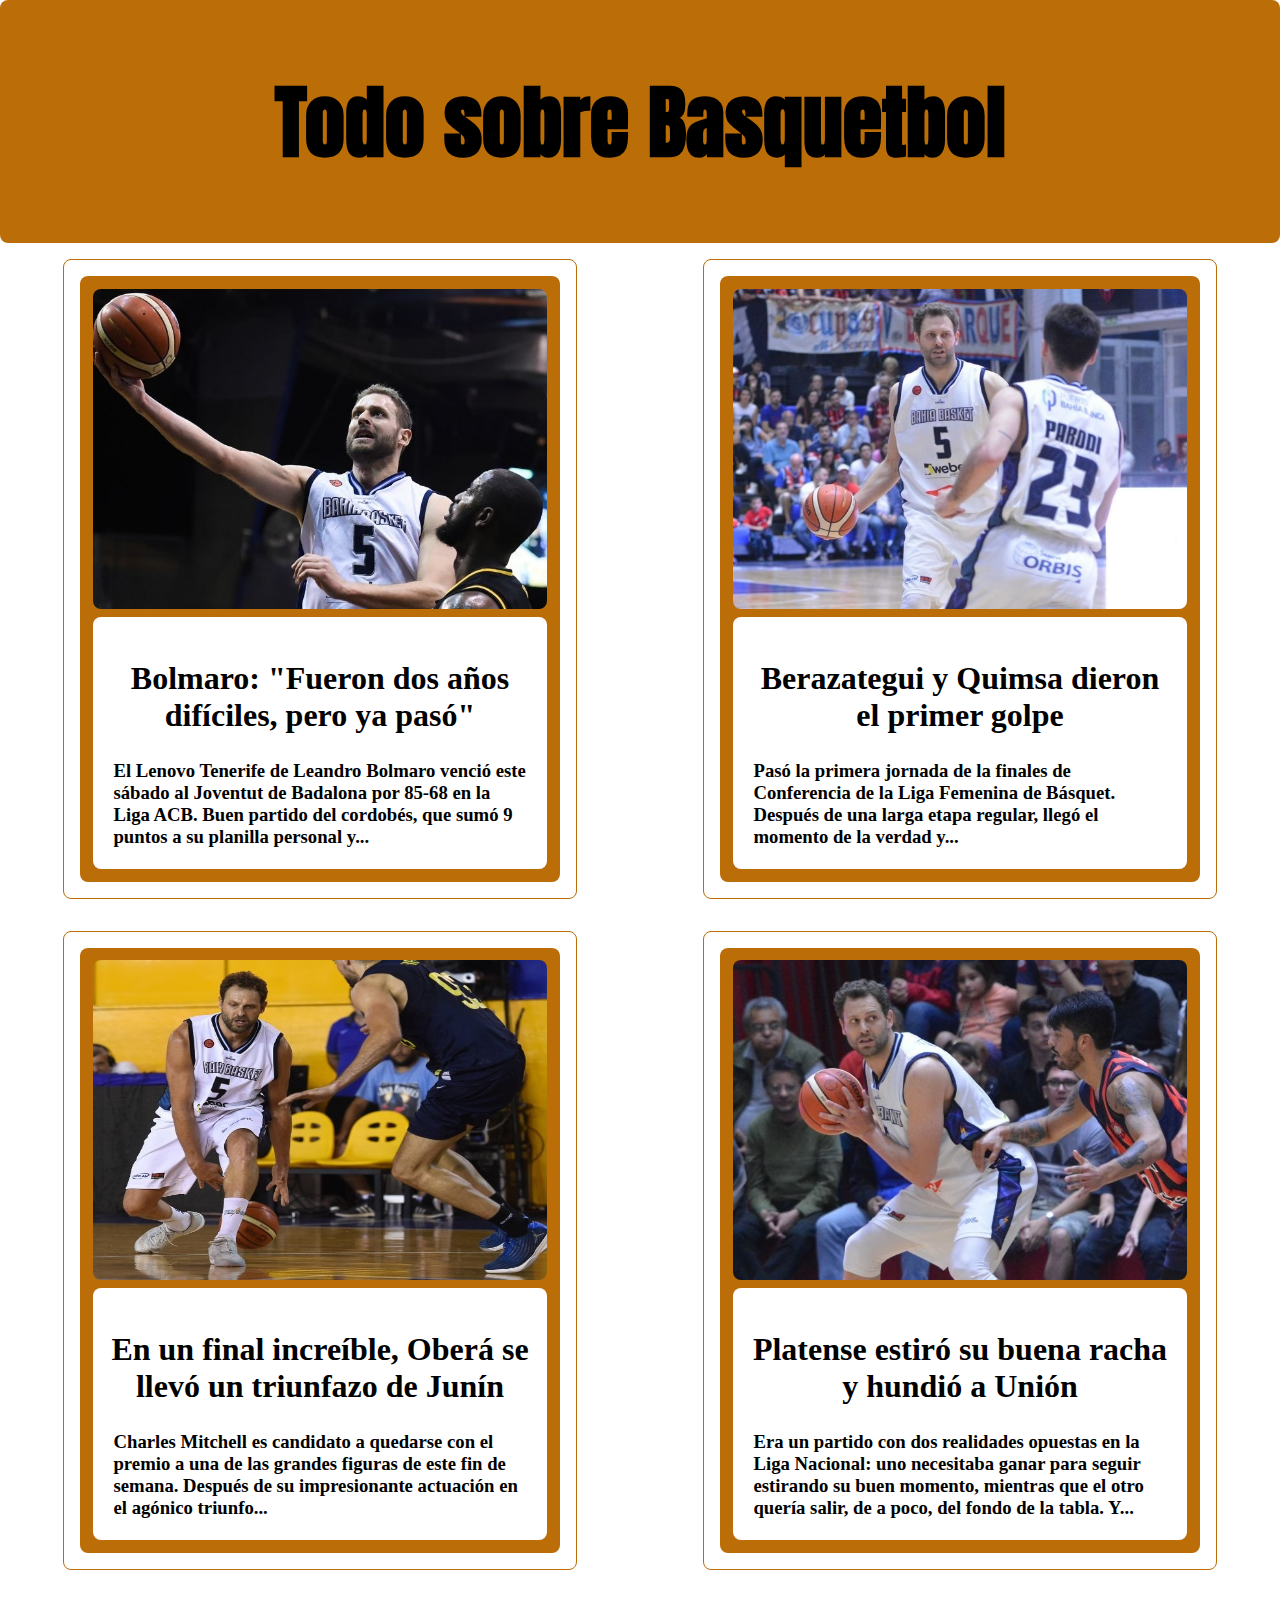
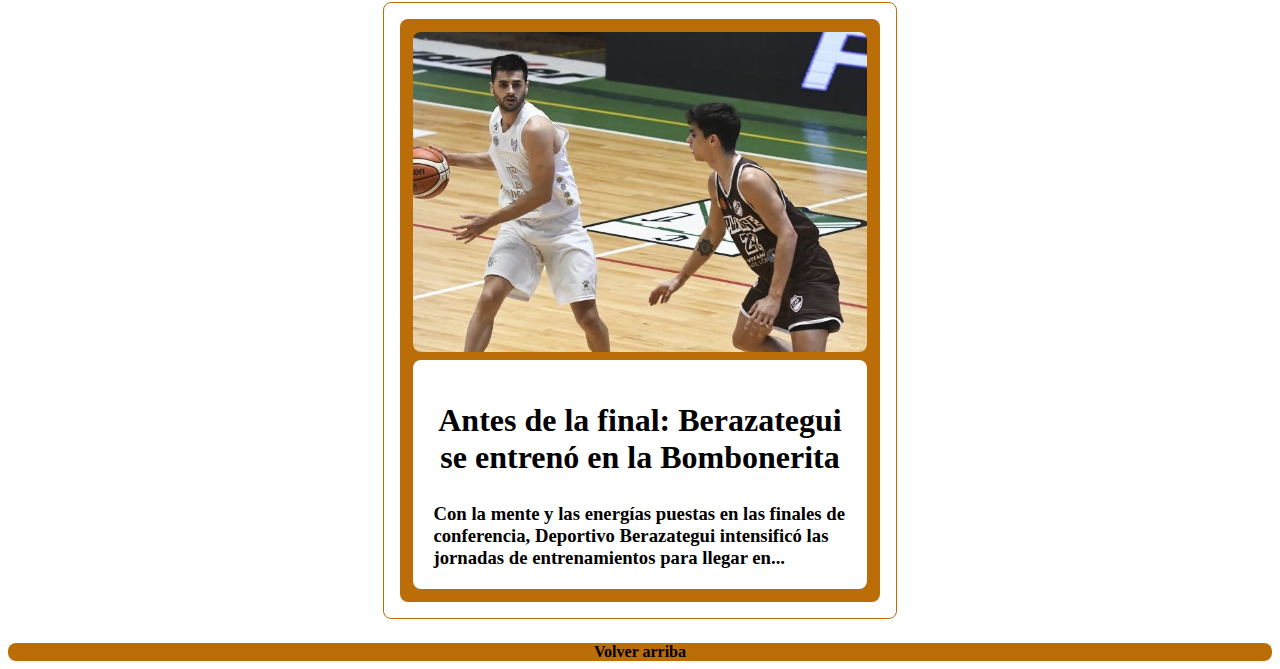
<file: index.html>
<!DOCTYPE html>
<html lang="en">
<head>
    <meta charset="UTF-8">
    <meta http-equiv="X-UA-Compatible" content="IE=edge">
    <meta name="viewport" content="width=device-width, initial-scale=1.0">
    <link rel="stylesheet" href=css\estilosBlogBasquet.css>
    <link rel="preconnect" href="https://fonts.googleapis.com">
    <link rel="preconnect" href="https://fonts.gstatic.com" crossorigin>
    <link href="https://fonts.googleapis.com/css2?family=Anton&display=swap" rel="stylesheet">
    <title>Todo sobre Basquetbol</title>
    
</head>
<body class="cuerpo">
    <div class="banner">
        <h1>Todo sobre Basquetbol</h1>
    </div>
    <div class="blog">
        <div class="tarjeta">
            <a href="noticia1.html" target ="_blank">
                <div class="marcoTarjeta">
                    <div class="imagen">
                        <img src=imagenes\Imagen1.jpg alt="imagen1">
                    </div>
                    <div class="textoTarjeta">
                        <h2 class="art">Bolmaro: "Fueron dos años difíciles, pero ya pasó"</h2>
                        <h3>El Lenovo Tenerife de Leandro Bolmaro venció este sábado al Joventut de Badalona por 85-68 en la Liga ACB. Buen partido del cordobés, que sumó 9 puntos a su planilla personal y...</h3>
                    </div>
                </div>
            </a>
        </div>
        <div class="tarjeta">
            <a href="noticia2.html" target ="_blank">
                <div class="marcoTarjeta">
                    <div class="imagen">
                        <img src=imagenes\imagen2.jpg alt="imagen2">
                    </div>
                    <div class="textoTarjeta">
                        <h2 class="art">Berazategui y Quimsa dieron el primer golpe</h2>
                        <h3>Pasó la primera jornada de la finales de Conferencia de la Liga Femenina de Básquet. Después de una larga etapa regular, llegó el momento de la verdad y...</h3>
                    </div>
                </div>
            </a>
        </div> 
        <div class="tarjeta">
            <a href="noticia3.html" target ="_blank">
                <div class="marcoTarjeta">
                    <div class="imagen">
                        <img src=imagenes\imagen3.jpg alt="imagen3">
                    </div>
                    <div class="textoTarjeta">
                        <h2 class="art">En un final increíble, Oberá se llevó un triunfazo de Junín</h2>
                        <h3>Charles Mitchell es candidato a quedarse con el premio a una de las grandes figuras de este fin de semana. Después de su impresionante actuación en el agónico triunfo...</h3>
                    </div>
                </div>
            </a>
        </div> 
        <div class="tarjeta">
            <a href="noticia4.html" target ="_blank">
                <div class="marcoTarjeta">
                    <div class="imagen">
                        <img src=imagenes\imagen4.jpg alt="imagen4">
                    </div>
                    <div class="textoTarjeta">
                        <h2 class="art">Platense estiró su buena racha y hundió a Unión</h2>
                        <h3>Era un partido con dos realidades opuestas en la Liga Nacional: uno necesitaba ganar para seguir estirando su buen momento, mientras que el otro quería salir, de a poco, del fondo de la tabla. Y...</h3>
                    </div>
                </div>
            </a>
        </div> 
        <div class="tarjeta">
            <a href="noticia5.html" target ="_blank">
                <div class="marcoTarjeta">
                    <div class="imagen">
                        <img src=imagenes\imagen5.jpg alt="imagen5">
                    </div>
                    <div class="textoTarjeta">
                        <h2 class="art">Antes de la final: Berazategui se entrenó en la Bombonerita</h2>
                        <h3>Con la mente y las energías puestas en las finales de conferencia, Deportivo Berazategui intensificó las jornadas de entrenamientos para llegar en...</h3>
                    </div>
                </div>
            </a>
        </div> 
    </div>    
    <div class="volver">
        <h4><a href="#">Volver arriba</a></h4>
    </div>    
</body>
</html>
</file>
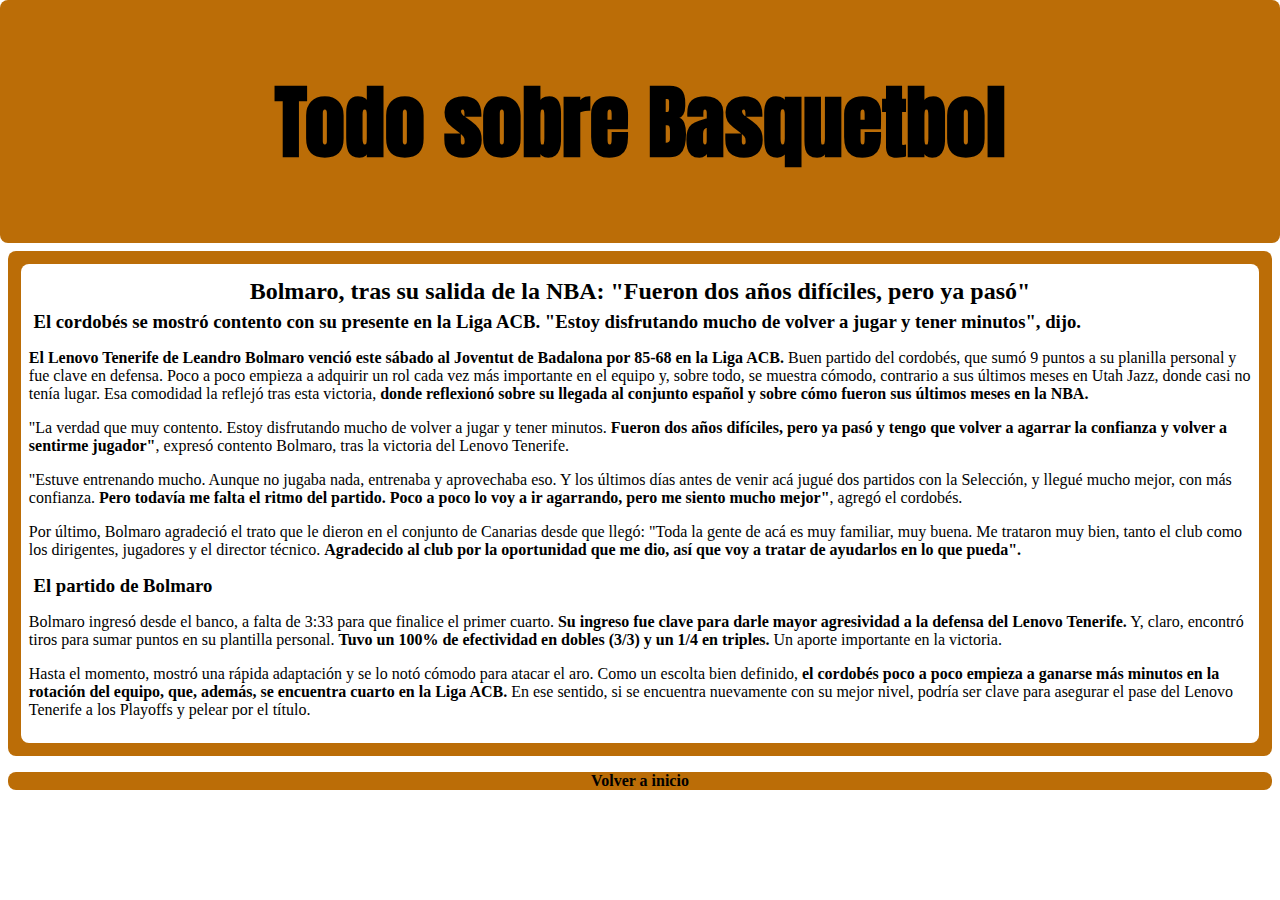
<file: noticia1.html>
<!DOCTYPE html>
<html lang="en">
<head>
    <meta charset="UTF-8">
    <meta http-equiv="X-UA-Compatible" content="IE=edge">
    <meta name="viewport" content="width=device-width, initial-scale=1.0">
    <link rel="stylesheet" href=css\estilosBlogBasquet.css>
    <link rel="preconnect" href="https://fonts.googleapis.com">
    <link rel="preconnect" href="https://fonts.gstatic.com" crossorigin>
    <link href="https://fonts.googleapis.com/css2?family=Anton&display=swap" rel="stylesheet">
    <title>Todo sobre Basquetbol</title>
    
</head>
<body class="cuerpo">
    <div class="banner">
        <h1>Todo sobre Basquetbol</h1>
    </div>
    <div class="blog">
        <div class="marcoNoticia">
            <div class="noticia">
                <h2 class="titulo">Bolmaro, tras su salida de la NBA: "Fueron dos años difíciles, pero ya pasó"</h2>

                <h3>El cordobés se mostró contento con su presente en la Liga ACB. "Estoy disfrutando mucho de volver a jugar y tener minutos", dijo.</h3>
                
                <p><span class="negrita">El Lenovo Tenerife de Leandro Bolmaro venció este sábado al Joventut de Badalona por 85-68 en la Liga ACB.</span> Buen partido del cordobés, que sumó 9 puntos a su planilla personal y fue clave en defensa. Poco a poco empieza a adquirir un rol cada vez más importante en el equipo y, sobre todo, se muestra cómodo, contrario a sus últimos meses en Utah Jazz, donde casi no tenía lugar. Esa comodidad la reflejó tras esta victoria, <span class="negrita">donde reflexionó sobre su llegada al conjunto español y sobre cómo fueron sus últimos meses en la NBA.</span></p>
                                
                <p>"La verdad que muy contento. Estoy disfrutando mucho de volver a jugar y tener minutos. <span class="negrita">Fueron dos años difíciles, pero ya pasó y tengo que volver a agarrar la confianza y volver a sentirme jugador"</span>, expresó contento Bolmaro, tras la victoria del Lenovo Tenerife.</p>

                <p>"Estuve entrenando mucho. Aunque no jugaba nada, entrenaba y aprovechaba eso. Y los últimos días antes de venir acá jugué dos partidos con la Selección, y llegué mucho mejor, con más confianza. <span class="negrita">Pero todavía me falta el ritmo del partido. Poco a poco lo voy a ir agarrando, pero me siento mucho mejor"</span>, agregó el cordobés.</p>

                <p>Por último, Bolmaro agradeció el trato que le dieron en el conjunto de Canarias desde que llegó: "Toda la gente de acá es muy familiar, muy buena. Me trataron muy bien, tanto el club como los dirigentes, jugadores y el director técnico. <span class="negrita">Agradecido al club por la oportunidad que me dio, así que voy a tratar de ayudarlos en lo que pueda".<span class="negrita"></span></p>

                <h3>El partido de Bolmaro</h3>

                <p>Bolmaro ingresó desde el banco, a falta de 3:33 para que finalice el primer cuarto. <span class="negrita">Su ingreso fue clave para darle mayor agresividad a la defensa del Lenovo Tenerife.</span> Y, claro, encontró tiros para sumar puntos en su plantilla personal. <span class="negrita">Tuvo un 100% de efectividad en dobles (3/3) y un 1/4 en triples.</span> Un aporte importante en la victoria.</p>

                <p>Hasta el momento, mostró una rápida adaptación y se lo notó cómodo para atacar el aro. Como un escolta bien definido, <span class="negrita">el cordobés poco a poco empieza a ganarse más minutos en la rotación del equipo, que, además, se encuentra cuarto en la Liga ACB.</span> En ese sentido, si se encuentra nuevamente con su mejor nivel, podría ser clave para asegurar el pase del Lenovo Tenerife a los Playoffs y pelear por el título.</p>
            </div>
        </div>       
    </div>
    <div class="volver">
        <h4><a href="index.html">Volver a inicio</a></h4>
    </div>
</body>
</html>
</file>
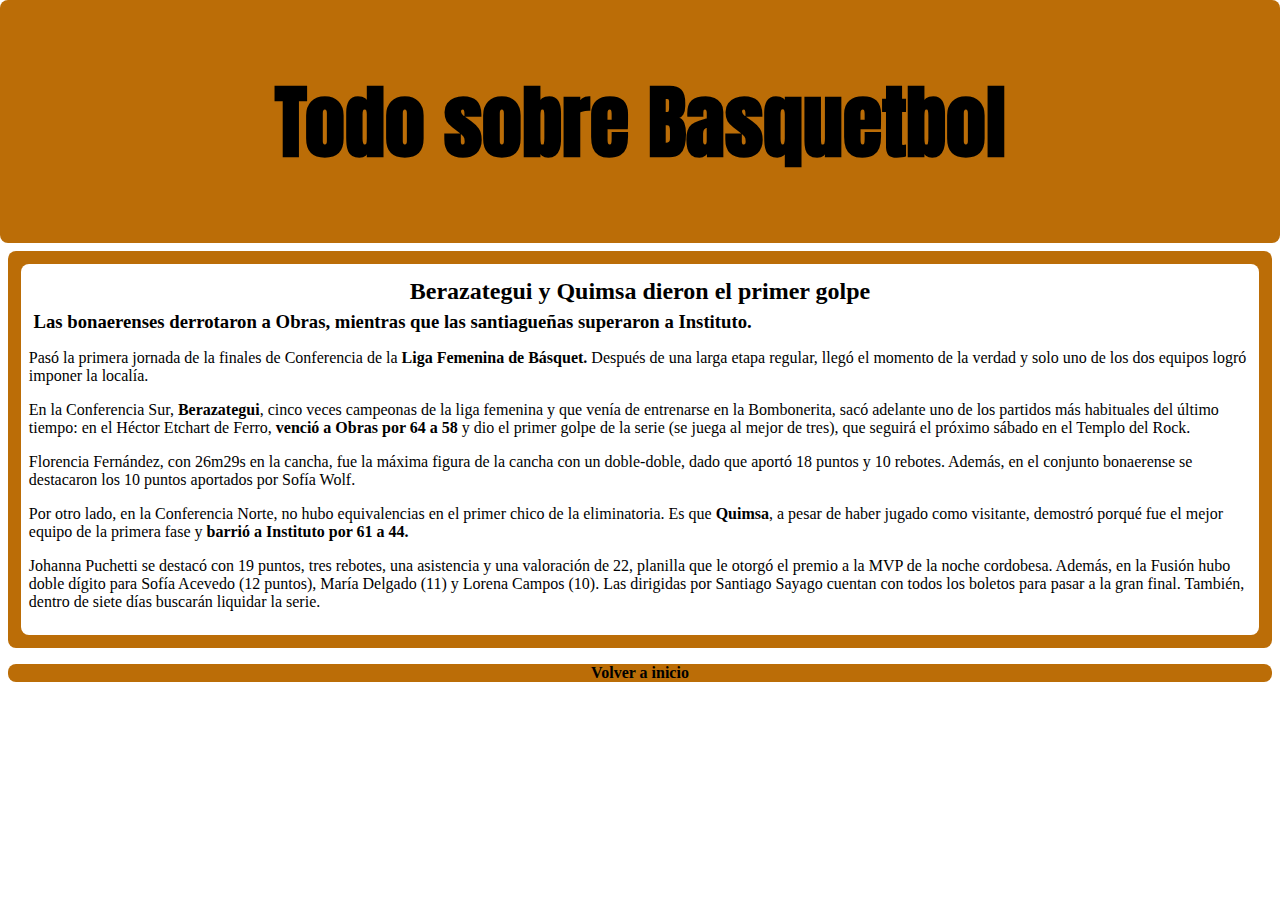
<file: noticia2.html>
<!DOCTYPE html>
<html lang="en">
<head>
    <meta charset="UTF-8">
    <meta http-equiv="X-UA-Compatible" content="IE=edge">
    <meta name="viewport" content="width=device-width, initial-scale=1.0">
    <link rel="stylesheet" href=css\estilosBlogBasquet.css>
    <link rel="preconnect" href="https://fonts.googleapis.com">
    <link rel="preconnect" href="https://fonts.gstatic.com" crossorigin>
    <link href="https://fonts.googleapis.com/css2?family=Anton&display=swap" rel="stylesheet">
    <title>Todo sobre Basquetbol</title>
    
</head>
<body class="cuerpo">
    <div class="banner">
        <h1>Todo sobre Basquetbol</h1>
    </div>
    <div class="blog">
        <div class="marcoNoticia">
            <div class="noticia">
                <h2 class="titulo">Berazategui y Quimsa dieron el primer golpe</h2>

                <h3>Las bonaerenses derrotaron a Obras, mientras que las santiagueñas superaron a Instituto.</h3>

                <p>Pasó la primera jornada de la finales de Conferencia de la <span class="negrita">Liga Femenina de Básquet.</span> Después de una larga etapa regular, llegó el momento de la verdad y solo uno de los dos equipos logró imponer la localía.</p>

                <p>En la Conferencia Sur, <span class="negrita">Berazategui</span>, cinco veces campeonas de la liga femenina y que venía de entrenarse en la Bombonerita, sacó adelante uno de los partidos más habituales del último tiempo: en el Héctor Etchart de Ferro, <span class="negrita">venció a Obras por 64 a 58</span> y dio el primer golpe de la serie (se juega al mejor de tres), que seguirá el próximo sábado en el Templo del Rock.</p>

                <p>Florencia Fernández, con 26m29s en la cancha, fue la máxima figura de la cancha con un doble-doble, dado que aportó 18 puntos y 10 rebotes. Además, en el conjunto bonaerense se destacaron los 10 puntos aportados por Sofía Wolf.</p>

                <p>Por otro lado, en la Conferencia Norte, no hubo equivalencias en el primer chico de la eliminatoria. Es que <span class="negrita">Quimsa</span>, a pesar de haber jugado como visitante, demostró porqué fue el mejor equipo de la primera fase y <span class="negrita">barrió a Instituto por 61 a 44.</span></p>

                <p>Johanna Puchetti se destacó con 19 puntos, tres rebotes, una asistencia y una valoración de 22, planilla que le otorgó el premio a la MVP de la noche cordobesa. Además, en la Fusión hubo doble dígito para Sofía Acevedo (12 puntos), María Delgado (11) y Lorena Campos (10). Las dirigidas por Santiago Sayago cuentan con todos los boletos para pasar a la gran final. También, dentro de siete días buscarán liquidar la serie.</p>
            </div>
        </div>       
    </div>
    <div class="volver">
        <h4><a href="index.html">Volver a inicio</a></h4>
    </div>
</body>
</html>
</file>
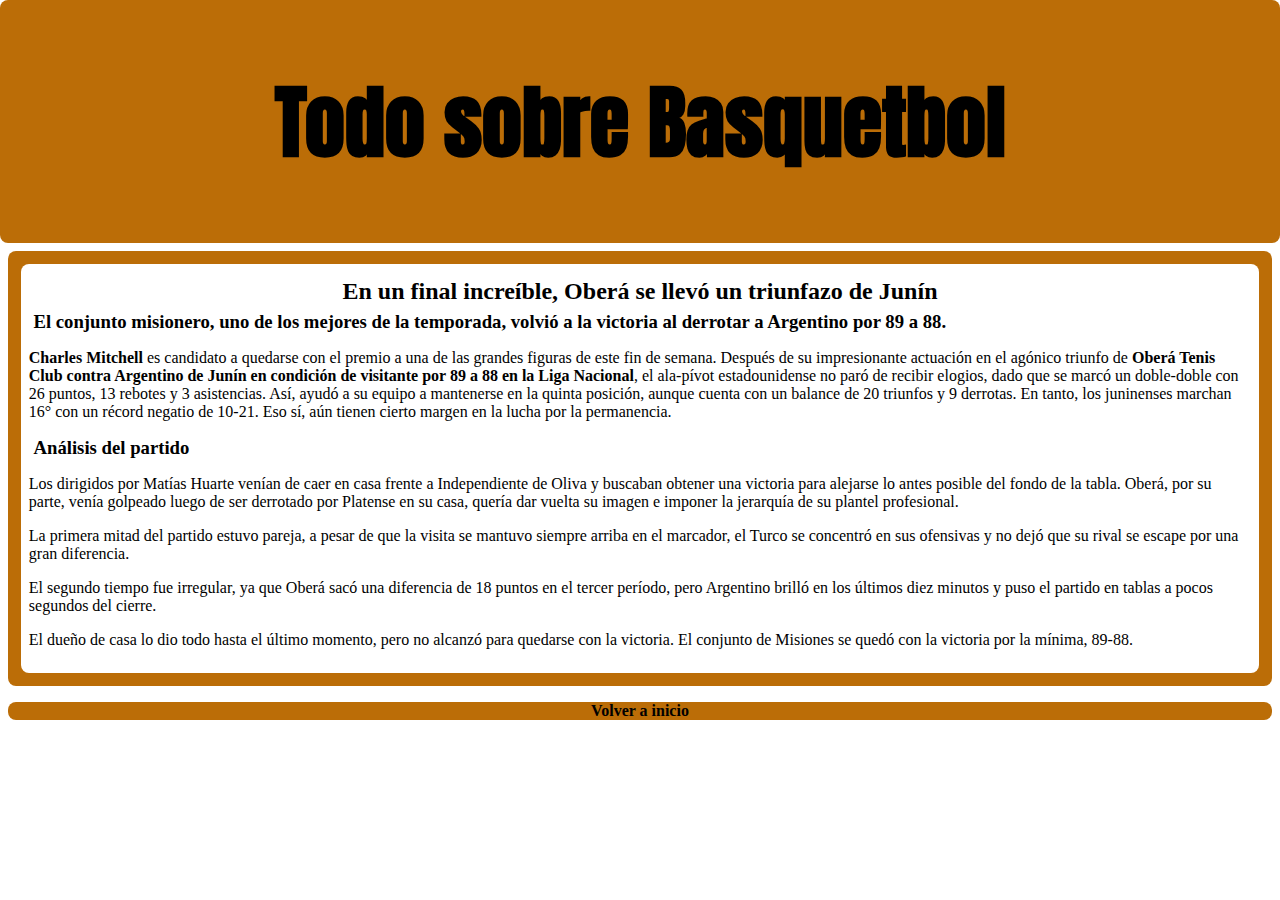
<file: noticia3.html>
<!DOCTYPE html>
<html lang="en">
<head>
    <meta charset="UTF-8">
    <meta http-equiv="X-UA-Compatible" content="IE=edge">
    <meta name="viewport" content="width=device-width, initial-scale=1.0">
    <link rel="stylesheet" href=css\estilosBlogBasquet.css>
    <link rel="preconnect" href="https://fonts.googleapis.com">
    <link rel="preconnect" href="https://fonts.gstatic.com" crossorigin>
    <link href="https://fonts.googleapis.com/css2?family=Anton&display=swap" rel="stylesheet">
    <title>Todo sobre Basquetbol</title>
    
</head>
<body class="cuerpo">
    <div class="banner">
        <h1>Todo sobre Basquetbol</h1>
    </div>
    <div class="blog">
        <div class="marcoNoticia">
            <div class="noticia">
                <h2 class="titulo">En un final increíble, Oberá se llevó un triunfazo de Junín</h2>

                <h3>El conjunto misionero, uno de los mejores de la temporada, volvió a la victoria al derrotar a Argentino por 89 a 88.</h3>

                <p><span class="negrita">Charles Mitchell</span> es candidato a quedarse con el premio a una de las grandes figuras de este fin de semana. Después de su impresionante actuación en el agónico triunfo de <span class="negrita">Oberá Tenis Club contra Argentino de Junín en condición de visitante por 89 a 88 en la Liga Nacional</span>, el ala-pívot estadounidense no paró de recibir elogios, dado que se marcó un doble-doble con 26 puntos, 13 rebotes y 3 asistencias. Así, ayudó a su equipo a mantenerse en la quinta posición, aunque cuenta con un balance de 20 triunfos y 9 derrotas. En tanto, los juninenses marchan 16° con un récord negatio de 10-21. Eso sí, aún tienen cierto margen en la lucha por la permanencia.</p>

                <h3>Análisis del partido</h3>

                <p>Los dirigidos por Matías Huarte venían de caer en casa frente a Independiente de Oliva y buscaban obtener una victoria para alejarse lo antes posible del fondo de la tabla. Oberá, por su parte, venía golpeado luego de ser derrotado por Platense en su casa, quería dar vuelta su imagen e imponer la jerarquía de su plantel profesional.</p>

                <p>La primera mitad del partido estuvo pareja, a pesar de que la visita se mantuvo siempre arriba en el marcador, el Turco se concentró en sus ofensivas y no dejó que su rival se escape por una gran diferencia.</p>

                <p>El segundo tiempo fue irregular, ya que Oberá sacó una diferencia de 18 puntos en el tercer período, pero Argentino brilló en los últimos diez minutos y puso el partido en tablas a pocos segundos del cierre.</p>

                <p>El dueño de casa lo dio todo hasta el último momento, pero no alcanzó para quedarse con la victoria. El conjunto de Misiones se quedó con la victoria por la mínima, 89-88.</p>
            </div>
        </div>       
    </div>
    <div class="volver">
        <h4><a href="index.html">Volver a inicio</a></h4>
    </div>
</body>
</html>
</file>
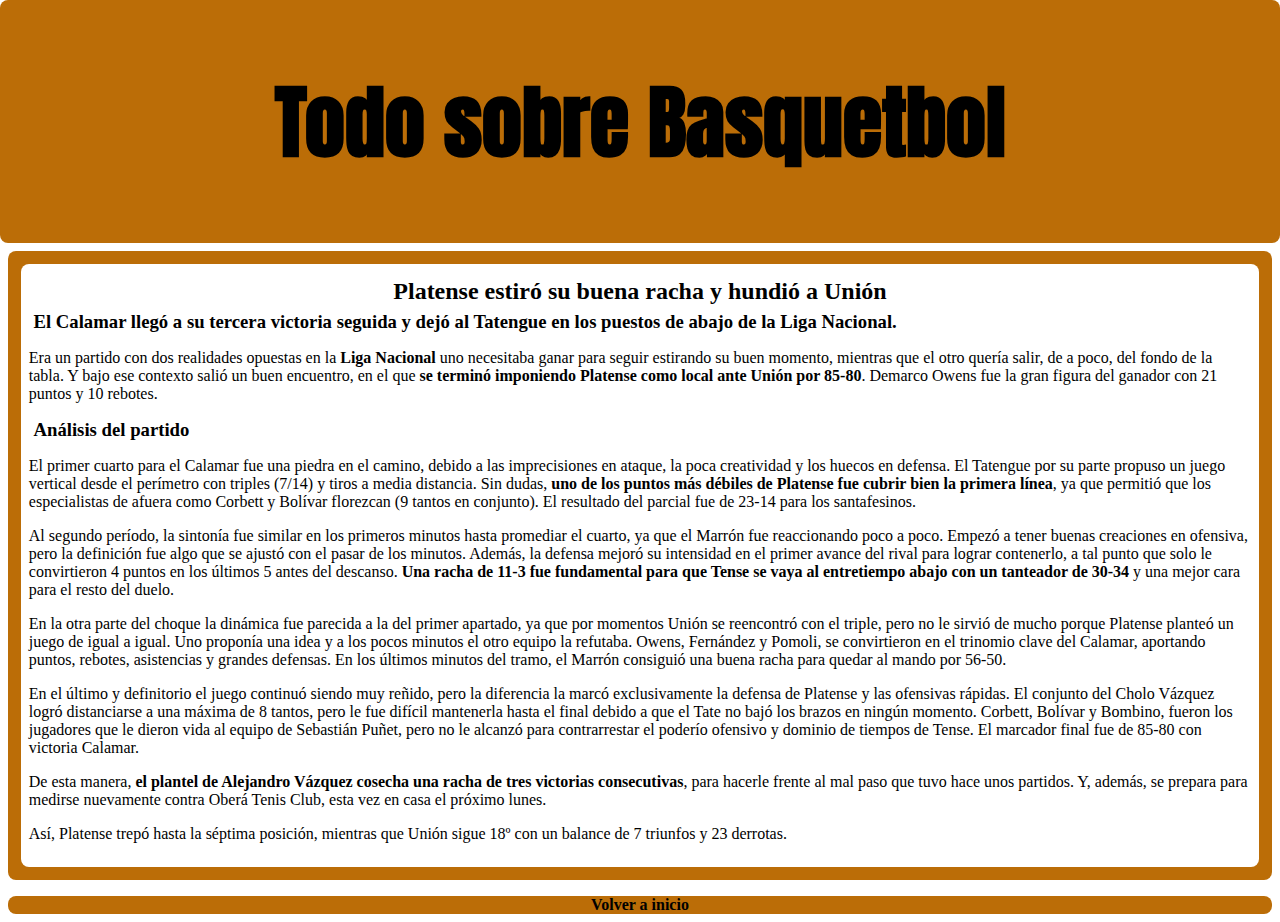
<file: noticia4.html>
<!DOCTYPE html>
<html lang="en">
<head>
    <meta charset="UTF-8">
    <meta http-equiv="X-UA-Compatible" content="IE=edge">
    <meta name="viewport" content="width=device-width, initial-scale=1.0">
    <link rel="stylesheet" href=css\estilosBlogBasquet.css>
    <link rel="preconnect" href="https://fonts.googleapis.com">
    <link rel="preconnect" href="https://fonts.gstatic.com" crossorigin>
    <link href="https://fonts.googleapis.com/css2?family=Anton&display=swap" rel="stylesheet">
    <title>Todo sobre Basquetbol</title>
    
</head>
<body class="cuerpo">
    <div class="banner">
        <h1>Todo sobre Basquetbol</h1>
    </div>
    <div class="blog">
        <div class="marcoNoticia">
            <div class="noticia">
                <h2 class="titulo">Platense estiró su buena racha y hundió a Unión</h2>

                <h3>El Calamar llegó a su tercera victoria seguida y dejó al Tatengue en los puestos de abajo de la Liga Nacional.</h3>

                <p>Era un partido con dos realidades opuestas en la <span class="negrita">Liga Nacional</span> uno necesitaba ganar para seguir estirando su buen momento, mientras que el otro quería salir, de a poco, del fondo de la tabla. Y bajo ese contexto salió un buen encuentro, en el que <span class="negrita">se terminó imponiendo Platense como local ante Unión por 85-80</span>. Demarco Owens fue la gran figura del ganador con 21 puntos y 10 rebotes.</p>

                <h3>Análisis del partido</h3>

                <p>El primer cuarto para el Calamar fue una piedra en el camino, debido a las imprecisiones en ataque, la poca creatividad y los huecos en defensa. El Tatengue por su parte propuso un juego vertical desde el perímetro con triples (7/14) y tiros a media distancia. Sin dudas, <span class="negrita">uno de los puntos más débiles de Platense fue cubrir bien la primera línea</span>, ya que permitió que los especialistas de afuera como Corbett y Bolívar florezcan (9 tantos en conjunto). El resultado del parcial fue de 23-14 para los santafesinos.</p>

                <p>Al segundo período, la sintonía fue similar en los primeros minutos hasta promediar el cuarto, ya que el Marrón fue reaccionando poco a poco. Empezó a tener buenas creaciones en ofensiva, pero la definición fue algo que se ajustó con el pasar de los minutos. Además, la defensa mejoró su intensidad en el primer avance del rival para lograr contenerlo, a tal punto que solo le convirtieron 4 puntos en los últimos 5 antes del descanso. <span class="negrita">Una racha de 11-3 fue fundamental para que Tense se vaya al entretiempo abajo con un tanteador de 30-34</span> y una mejor cara para el resto del duelo.</p>

                <p>En la otra parte del choque la dinámica fue parecida a la del primer apartado, ya que por momentos Unión se reencontró con el triple, pero no le sirvió de mucho porque Platense planteó un juego de igual a igual. Uno proponía una idea y a los pocos minutos el otro equipo la refutaba. Owens, Fernández y Pomoli, se convirtieron en el trinomio clave del Calamar, aportando puntos, rebotes, asistencias y grandes defensas. En los últimos minutos del tramo, el Marrón consiguió una buena racha para quedar al mando por 56-50.</p>

                <p>En el último y definitorio el juego continuó siendo muy reñido, pero la diferencia la marcó exclusivamente la defensa de Platense y las ofensivas rápidas. El conjunto del Cholo Vázquez logró distanciarse a una máxima de 8 tantos, pero le fue difícil mantenerla hasta el final debido a que el Tate no bajó los brazos en ningún momento. Corbett, Bolívar y Bombino, fueron los jugadores que le dieron vida al equipo de Sebastián Puñet, pero no le alcanzó para contrarrestar el poderío ofensivo y dominio de tiempos de Tense. El marcador final fue de 85-80 con victoria Calamar.</p>

                <p>De esta manera, <span class="negrita">el plantel de Alejandro Vázquez cosecha una racha de tres victorias consecutivas</span>, para hacerle frente al mal paso que tuvo hace unos partidos. Y, además, se prepara para medirse nuevamente contra Oberá Tenis Club, esta vez en casa el próximo lunes.</p>

                <p>Así, Platense trepó hasta la séptima posición, mientras que Unión sigue 18º con un balance de 7 triunfos y 23 derrotas.</p>
            </div>
        </div>       
    </div>
    <div class="volver">
        <h4><a href="index.html">Volver a inicio</a></h4>
    </div>
</body>
</html>
</file>
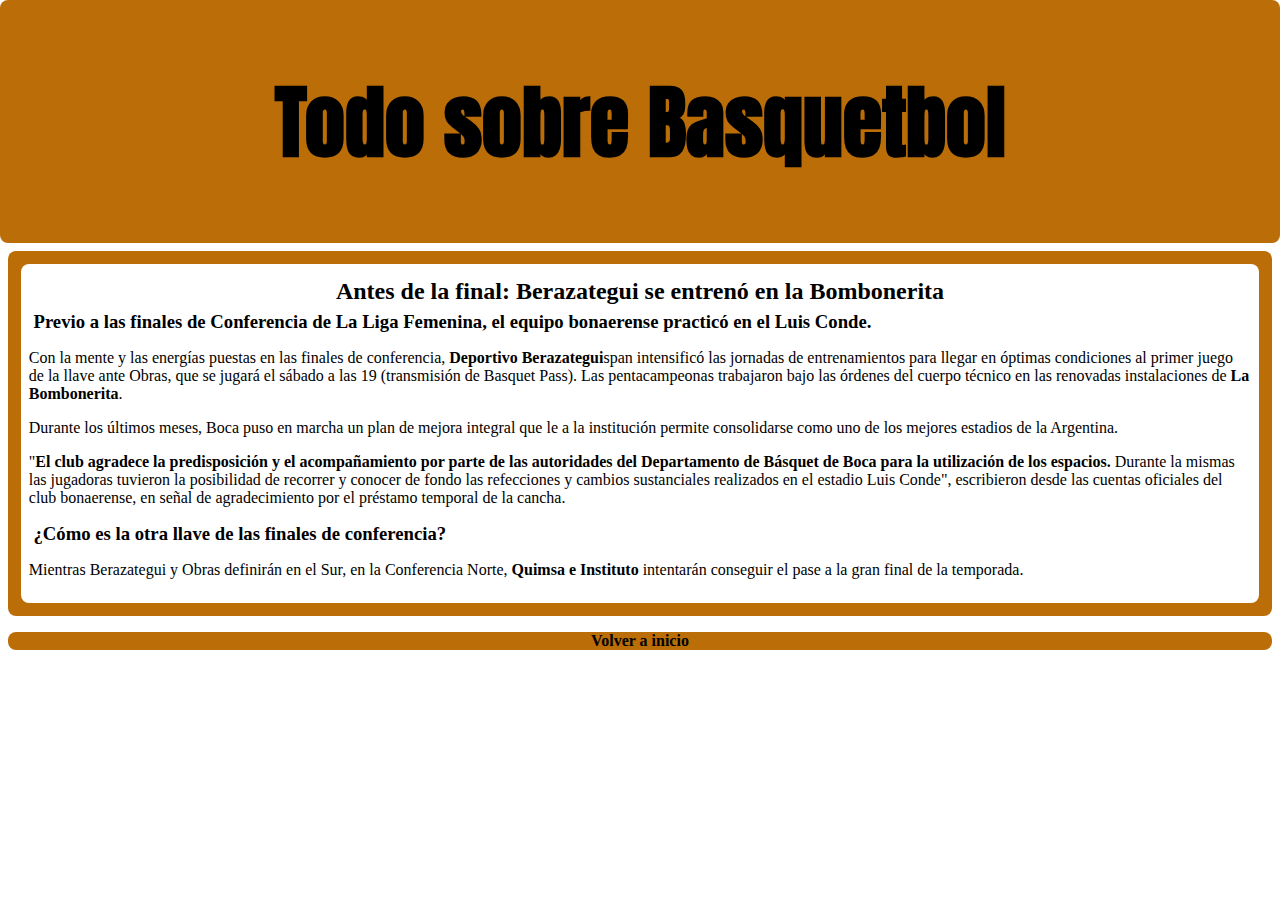
<file: noticia5.html>
<!DOCTYPE html>
<html lang="en">
<head>
    <meta charset="UTF-8">
    <meta http-equiv="X-UA-Compatible" content="IE=edge">
    <meta name="viewport" content="width=device-width, initial-scale=1.0">
    <link rel="stylesheet" href=css\estilosBlogBasquet.css>
    <link rel="preconnect" href="https://fonts.googleapis.com">
    <link rel="preconnect" href="https://fonts.gstatic.com" crossorigin>
    <link href="https://fonts.googleapis.com/css2?family=Anton&display=swap" rel="stylesheet">
    <title>Todo sobre Basquetbol</title>
    
</head>
<body class="cuerpo">
    <div class="banner">
        <h1>Todo sobre Basquetbol</h1>
    </div>
    <div class="blog">
        <div class="marcoNoticia">
            <div class="noticia">
                <h2 class="titulo">Antes de la final: Berazategui se entrenó en la Bombonerita</h2>

                <h3>Previo a las finales de Conferencia de La Liga Femenina, el equipo bonaerense practicó en el Luis Conde.</h3>

                <p>Con la mente y las energías puestas en las finales de conferencia, <span class="negrita">Deportivo Berazategui</span>span intensificó las jornadas de entrenamientos para llegar en óptimas condiciones al primer juego de la llave ante Obras, que se jugará el sábado a las 19 (transmisión de Basquet Pass). Las pentacampeonas trabajaron bajo las órdenes del cuerpo técnico en las renovadas instalaciones de <span class="negrita">La Bombonerita</span>.</p>

                <p>Durante los últimos meses, Boca puso en marcha un plan de mejora integral que le a la institución permite consolidarse como uno de los mejores estadios de la Argentina.</p>

                <p>"<span class="negrita">El club agradece la predisposición y el acompañamiento por parte de las autoridades del Departamento de Básquet de Boca para la utilización de los espacios.</span> Durante la mismas las jugadoras tuvieron la posibilidad de recorrer y conocer de fondo las refecciones y cambios sustanciales realizados en el estadio Luis Conde", escribieron desde las cuentas oficiales del club bonaerense, en señal de agradecimiento por el préstamo temporal de la cancha.</p>

                <h3>¿Cómo es la otra llave de las finales de conferencia?</h3>

                <p>Mientras Berazategui y Obras definirán en el Sur, en la Conferencia Norte, <span class="negrita">Quimsa e Instituto </span>intentarán conseguir el pase a la gran final de la temporada.</p>
            </div>
        </div>       
    </div>
    <div class="volver">
        <h4><a href="index.html">Volver a inicio</a></h4>
    </div>
</body>
</html>
</file>
